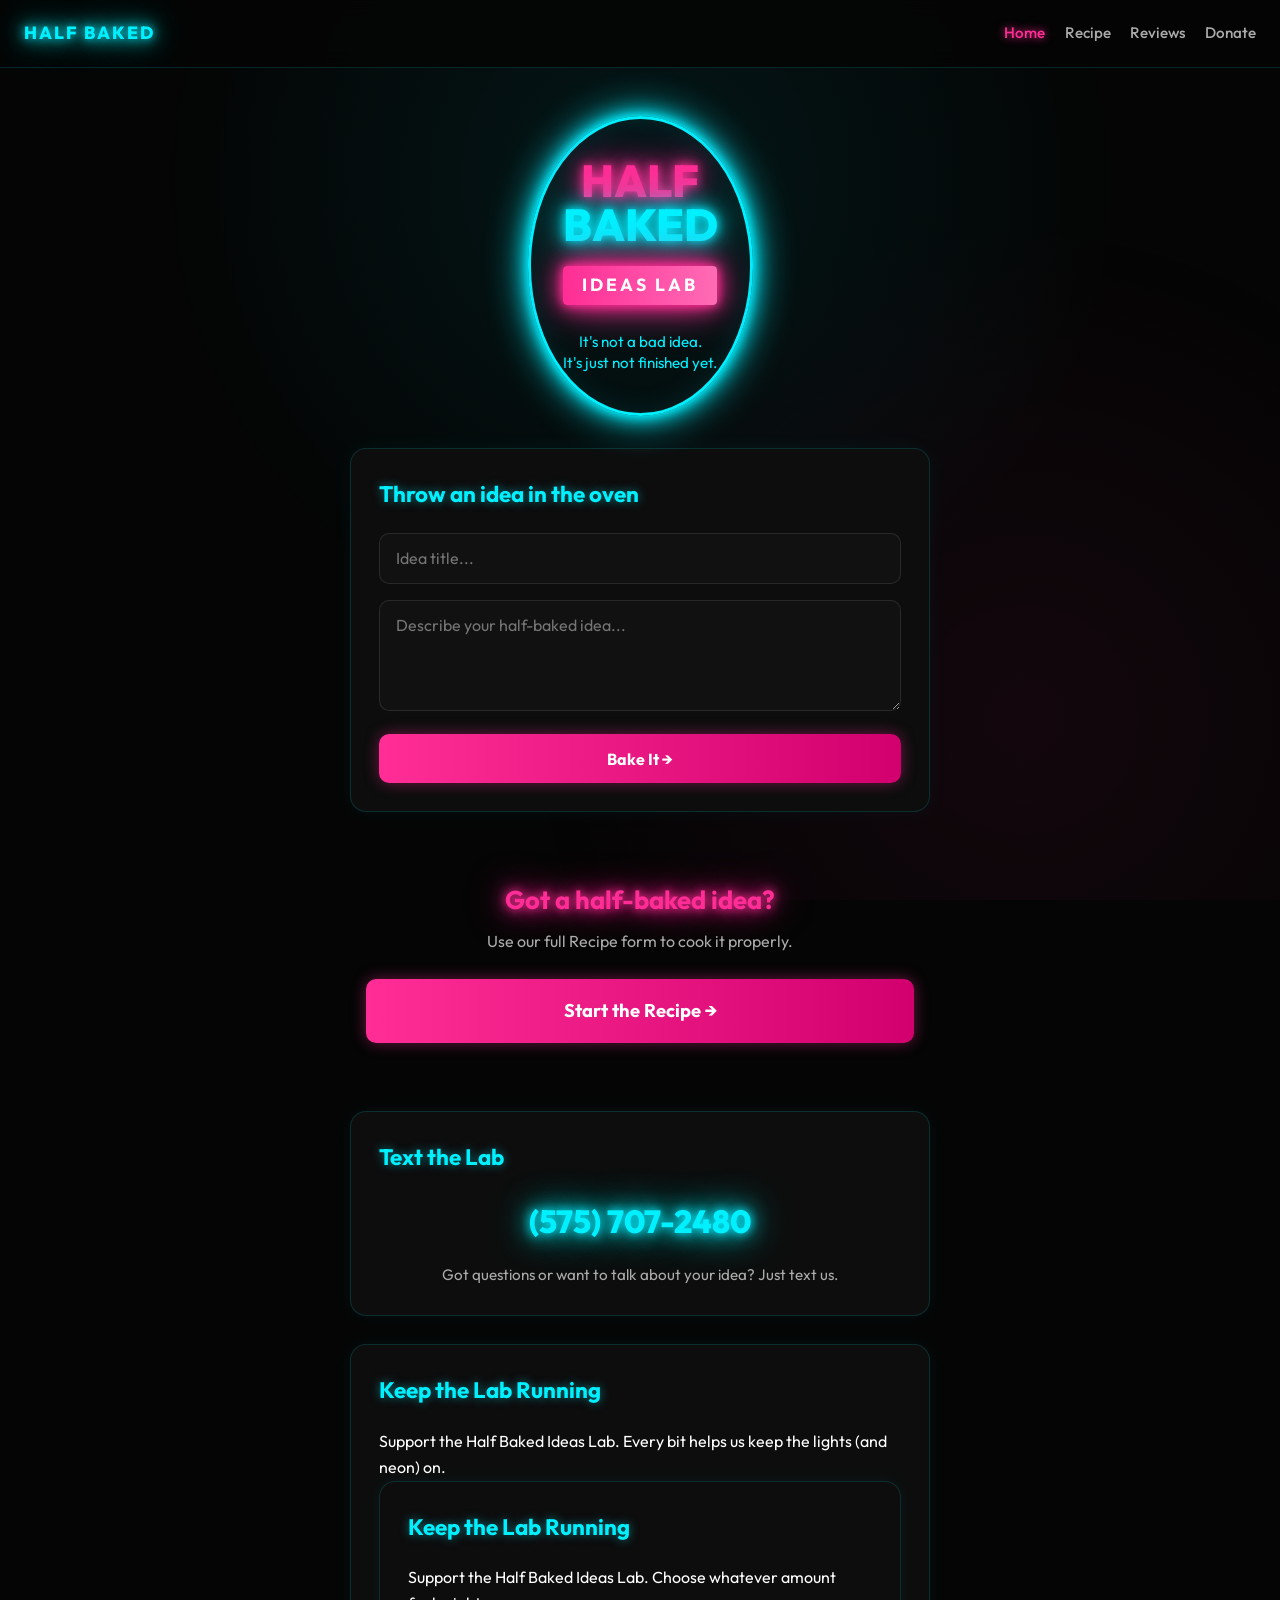
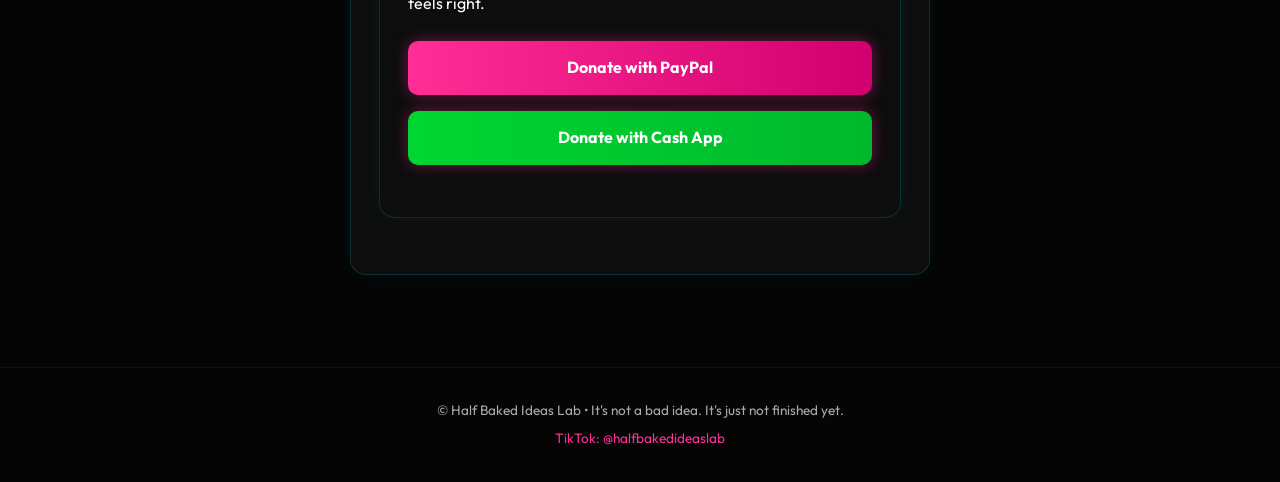
<file: index.html>
<!DOCTYPE html>
<html lang="en">
<head>
  <meta charset="UTF-8" />
  <meta name="viewport" content="width=device-width, initial-scale=1.0" />
  <title>Half Baked Ideas Lab</title>
  <link rel="stylesheet" href="styles.css" />
  <link href="https://fonts.googleapis.com/css2?family=Outfit:wght@400;500;600;700;800&display=swap" rel="stylesheet">
</head><script 
  src="https://www.paypal.com/sdk/js?client-id=BAA7O8mmez5fEtpzPFaaxgAuiGuVs0QQTghercu6gjy6aW8k8DkUUVlZ4QprNoRLd-78wp9sBpeHuEURr4&components=hosted-buttons&enable-funding=venmo&currency=USD">
</script>
<body>
  <div class="glow-bg"></div>

  <!-- Navigation -->
  <nav class="navbar">
    <div class="nav-logo">HALF BAKED</div>
    <div class="nav-links">
      <a href="index.html" class="active">Home</a>
      <a href="recipe.html">Recipe</a>
      <a href="reviews.html">Reviews</a>
      <a href="#donate">Donate</a>
    </div>
  </nav>

  <!-- Hero -->
  <header class="hero">
    <div class="neon-circle">
      <h1 class="neon-title">
        <span class="pink">HALF</span>
        <span class="cyan">BAKED</span>
      </h1>
      <div class="neon-banner">IDEAS LAB</div>
      <p class="tagline">It's not a bad idea.<br>It's just not finished yet.</p>
    </div>
  </header>

  <main>
    <!-- Quick Idea Form -->
    <section class="card">
      <h2 class="section-title">Throw an idea in the oven</h2>
      <form id="quick-form" action="thanks.html">
        <input type="text" name="title" placeholder="Idea title..." required>
        <textarea name="description" placeholder="Describe your half-baked idea..." rows="4" required></textarea>
        <button type="submit" class="btn neon-btn">Bake It →</button>
      </form>
    </section>

    <!-- Big CTA -->
    <section class="cta-section">
      <h2>Got a half-baked idea?</h2>
      <p>Use our full Recipe form to cook it properly.</p>
      <a href="recipe.html" class="btn neon-btn large">Start the Recipe →</a>
    </section>

    <!-- Contact / Text -->
    <section class="card contact-card">
      <h2 class="section-title">Text the Lab</h2>
      <p class="phone-number">
        <a href="sms:+15757072480">(575) 707-2480</a>
      </p>
      <p class="contact-note">Got questions or want to talk about your idea? Just text us.</p>
    </section>

    <!-- Donate -->
    <section id="donate" class="card donate-card">
      <h2 class="section-title">Keep the Lab Running</h2>
      <p>Support the Half Baked Ideas Lab. Every bit helps us keep the lights (and neon) on.</p>
      
      <!-- Donate -->
<section id="donate" class="card donate-card">
  <h2 class="section-title">Keep the Lab Running</h2>
  <p>Support the Half Baked Ideas Lab. Choose whatever amount feels right.</p>
  
  <div style="display: flex; flex-direction: column; gap: 1rem; margin: 1.5rem 0;">
    <a href=https://www.paypal.com/ncp/payment/73877Y96HLQ3S target="_blank" class="btn neon-btn">
      Donate with PayPal
    </a>
    
    <a href= https://cash.app/$HalfBakedIdeasLab target="_blank" class="btn neon-btn" style="background: linear-gradient(90deg, #00d632, #00b82c);">
      Donate with Cash App
    </a>
  </div>

  

      
    
    </section>
  </main>

  <footer>
    <p>© Half Baked Ideas Lab • It's not a bad idea. It's just not finished yet.</p>
    <p class="tiktok">TikTok: @halfbakedideaslab</p>
  </footer>

  <script src="app.js"></script>
</body>
</html>
</file>
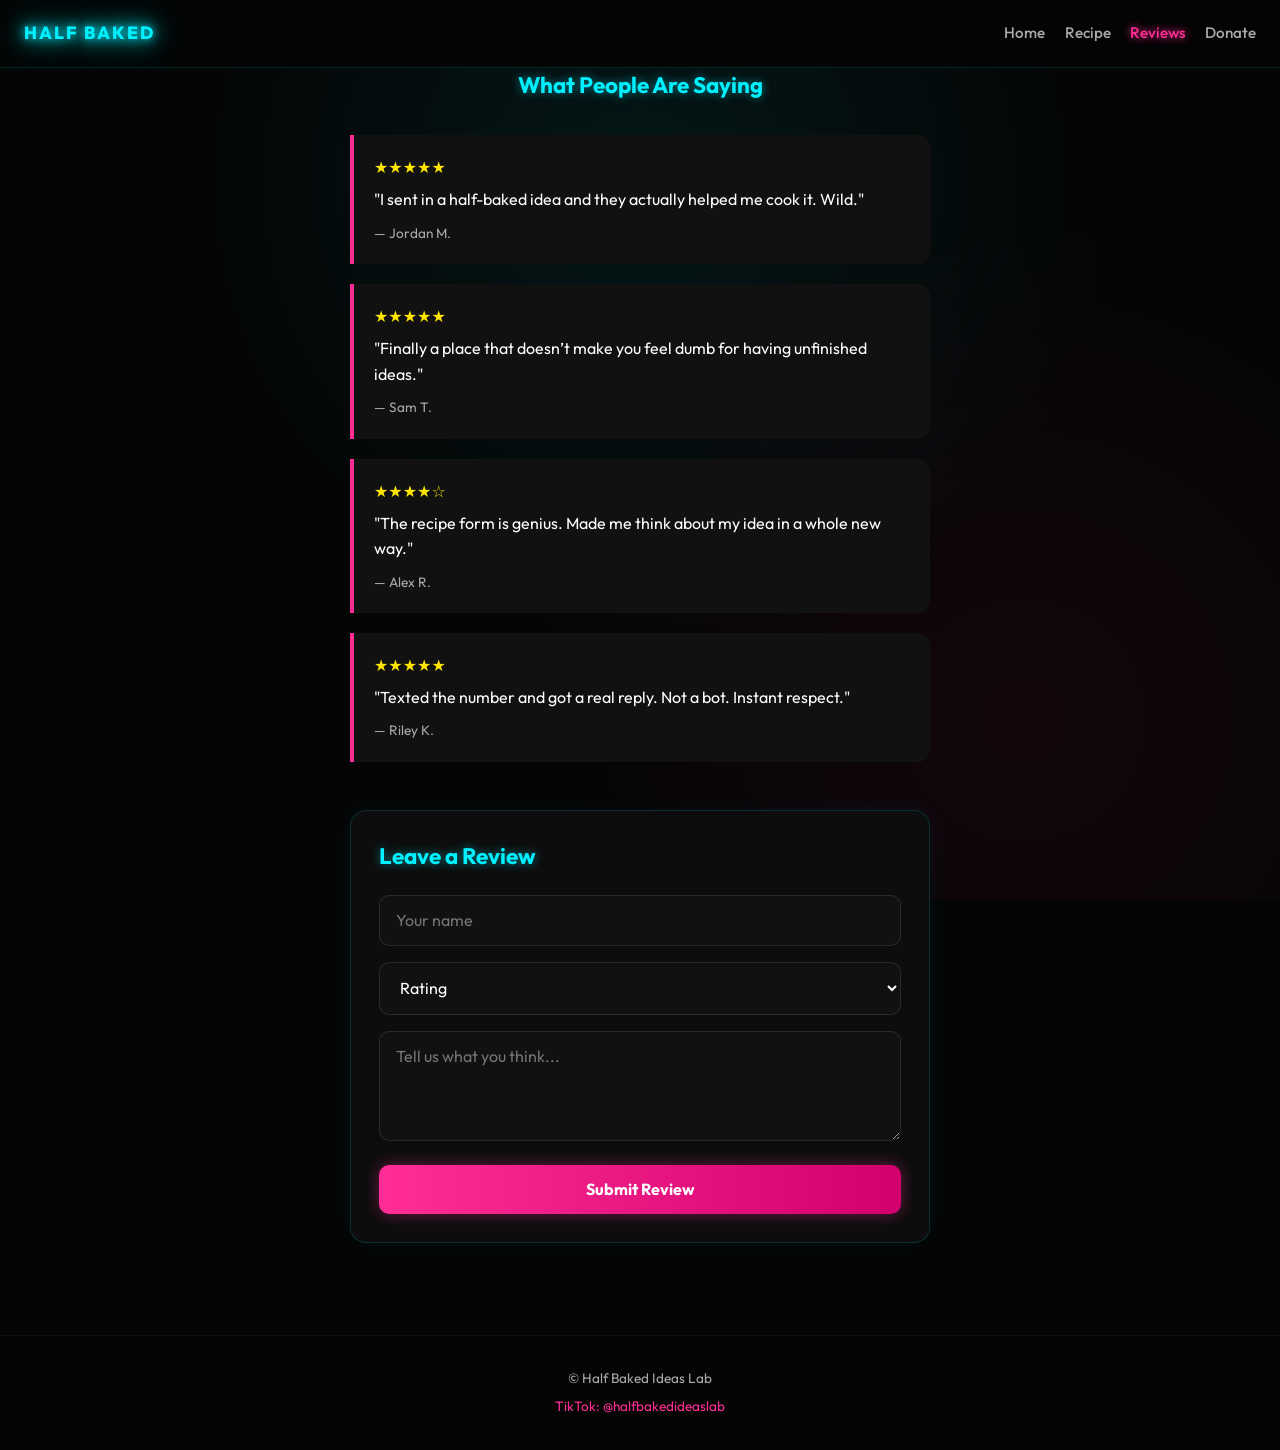
<file: reviews.html>
<!DOCTYPE html>
<html lang="en">
<head>
  <meta charset="UTF-8" />
  <meta name="viewport" content="width=device-width, initial-scale=1.0" />
  <title>Reviews – Half Baked Ideas Lab</title>
  <link rel="stylesheet" href="styles.css" />
  <link href="https://fonts.googleapis.com/css2?family=Outfit:wght@400;500;600;700;800&display=swap" rel="stylesheet">
</head>
<body>
  <div class="glow-bg"></div>

  <nav class="navbar">
    <div class="nav-logo">HALF BAKED</div>
    <div class="nav-links">
      <a href="index.html">Home</a>
      <a href="recipe.html">Recipe</a>
      <a href="reviews.html" class="active">Reviews</a>
      <a href="index.html#donate">Donate</a>
    </div>
  </nav>

  <main>
    <h1 class="section-title" style="text-align:center; margin-bottom:2rem;">What People Are Saying</h1>

    <div class="review-card">
      <div class="stars">★★★★★</div>
      <p>"I sent in a half-baked idea and they actually helped me cook it. Wild."</p>
      <div class="author">— Jordan M.</div>
    </div>

    <div class="review-card">
      <div class="stars">★★★★★</div>
      <p>"Finally a place that doesn’t make you feel dumb for having unfinished ideas."</p>
      <div class="author">— Sam T.</div>
    </div>

    <div class="review-card">
      <div class="stars">★★★★☆</div>
      <p>"The recipe form is genius. Made me think about my idea in a whole new way."</p>
      <div class="author">— Alex R.</div>
    </div>

    <div class="review-card">
      <div class="stars">★★★★★</div>
      <p>"Texted the number and got a real reply. Not a bot. Instant respect."</p>
      <div class="author">— Riley K.</div>
    </div>

    <!-- Leave a Review -->
    <section class="card" style="margin-top:3rem;">
      <h2 class="section-title">Leave a Review</h2>
      <form id="review-form">
        <input type="text" id="reviewer-name" placeholder="Your name" required>
        <select id="rating" required>
          <option value="">Rating</option>
          <option value="5">★★★★★ (5)</option>
          <option value="4">★★★★☆ (4)</option>
          <option value="3">★★★☆☆ (3)</option>
          <option value="2">★★☆☆☆ (2)</option>
          <option value="1">★☆☆☆☆ (1)</option>
        </select>
        <textarea id="review-text" rows="4" placeholder="Tell us what you think..." required></textarea>
        <button type="submit" class="btn neon-btn">Submit Review</button>
      </form>
    </section>
  </main>

  <footer>
    <p>© Half Baked Ideas Lab</p>
    <p class="tiktok">TikTok: @halfbakedideaslab</p>
  </footer>

  <script>
    document.getElementById('review-form').addEventListener('submit', function(e) {
      e.preventDefault();
      const name = document.getElementById('reviewer-name').value;
      const rating = document.getElementById('rating').value;
      const text = document.getElementById('review-text').value;

      const subject = encodeURIComponent("New Review for Half Baked Ideas Lab");
      const body = encodeURIComponent(`Name: ${name}\nRating: \( {rating} stars\n\nReview:\n \){text}`);

      window.location.href = `mailto:Halfbakedideaslab0@gmail.com?subject=\( {subject}&body= \){body}`;
      
      setTimeout(() => {
        window.location.href = "thanks.html";
      }, 800);
    });
  </script>
</body>
</html>
</file>
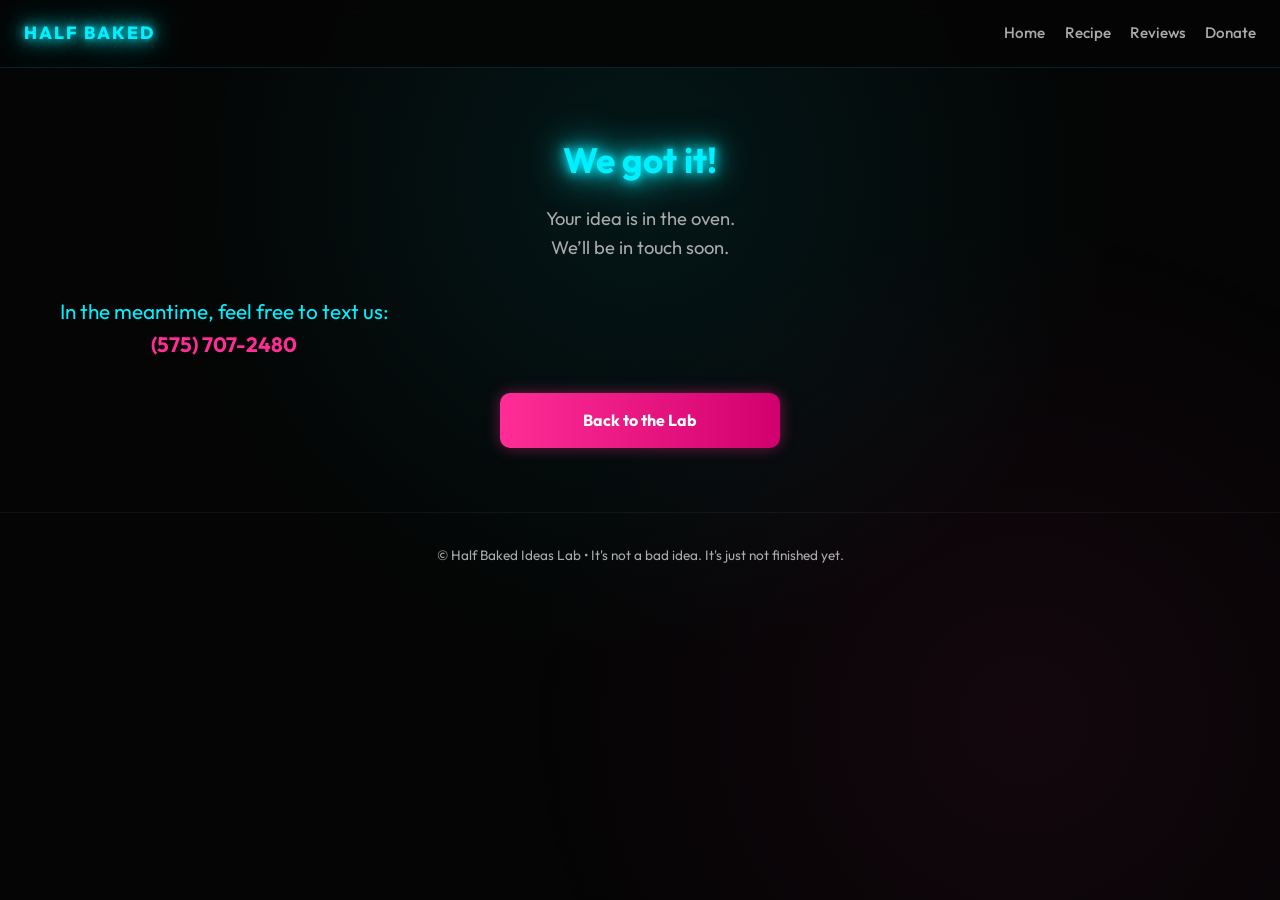
<file: thanks.html>
<!DOCTYPE html>
<html lang="en">
<head>
  <meta charset="UTF-8" />
  <meta name="viewport" content="width=device-width, initial-scale=1.0" />
  <title>We'll Be In Touch – Half Baked Ideas Lab</title>
  <link rel="stylesheet" href="styles.css" />
  <link href="https://fonts.googleapis.com/css2?family=Outfit:wght@400;500;600;700;800&display=swap" rel="stylesheet">
</head>
<body>
  <div class="glow-bg"></div>

  <nav class="navbar">
    <div class="nav-logo">HALF BAKED</div>
    <div class="nav-links">
      <a href="index.html">Home</a>
      <a href="recipe.html">Recipe</a>
      <a href="reviews.html">Reviews</a>
      <a href="index.html#donate">Donate</a>
    </div>
  </nav>

  <div class="thanks-container">
    <h1>We got it!</h1>
    <p>Your idea is in the oven.<br>We’ll be in touch soon.</p>
    
    <p style="color: var(--cyan); font-size: 1.3rem; margin: 2rem 0;">
      In the meantime, feel free to text us:<br>
      <a href="sms:+15757072480" style="color: var(--pink); text-decoration: none; font-weight: 700;">(575) 707-2480</a>
    </p>

    <a href="index.html" class="btn neon-btn" style="max-width: 280px; margin: 0 auto;">Back to the Lab</a>
  </div>

  <footer>
    <p>© Half Baked Ideas Lab • It's not a bad idea. It's just not finished yet.</p>
  </footer>
</body>
</html>
</file>
<file: styles.css>
/* ===== HALF BAKED IDEAS LAB - NEON STYLES ===== */
:root {
  --bg: #050505;
  --card: #0d0d0d;
  --cyan: #00f0ff;
  --pink: #ff2d95;
  --pink-dark: #d1006e;
  --yellow: #ffe600;
  --text: #ffffff;
  --muted: #aaaaaa;
  --glow-cyan: 0 0 10px #00f0ff, 0 0 20px #00f0ff, 0 0 40px #00f0ff;
  --glow-pink: 0 0 10px #ff2d95, 0 0 20px #ff2d95, 0 0 40px #ff2d95;
}

* {
  margin: 0;
  padding: 0;
  box-sizing: border-box;
}

body {
  font-family: 'Outfit', system-ui, sans-serif;
  background: var(--bg);
  color: var(--text);
  line-height: 1.6;
  min-height: 100vh;
  overflow-x: hidden;
}

.glow-bg {
  position: fixed;
  top: 0;
  left: 0;
  width: 100%;
  height: 100%;
  background: radial-gradient(circle at 50% 20%, rgba(0, 240, 255, 0.08), transparent 50%),
              radial-gradient(circle at 80% 80%, rgba(255, 45, 149, 0.06), transparent 40%);
  pointer-events: none;
  z-index: -1;
}

/* Navigation */
.navbar {
  display: flex;
  justify-content: space-between;
  align-items: center;
  padding: 1.2rem 1.5rem;
  position: sticky;
  top: 0;
  background: rgba(5, 5, 5, 0.9);
  backdrop-filter: blur(10px);
  border-bottom: 1px solid rgba(0, 240, 255, 0.15);
  z-index: 100;
}

.nav-logo {
  font-weight: 800;
  font-size: 1.1rem;
  letter-spacing: 2px;
  color: var(--cyan);
  text-shadow: var(--glow-cyan);
}

.nav-links {
  display: flex;
  gap: 1.2rem;
}

.nav-links a {
  color: var(--muted);
  text-decoration: none;
  font-size: 0.95rem;
  font-weight: 500;
  transition: 0.2s;
}

.nav-links a:hover,
.nav-links a.active {
  color: var(--pink);
  text-shadow: 0 0 8px var(--pink);
}

/* Hero */
.hero {
  text-align: center;
  padding: 3rem 1.5rem 2rem;
}

.neon-circle {
  display: inline-block;
  border: 3px solid var(--cyan);
  border-radius: 50%;
  padding: 2.5rem 2rem;
  box-shadow: var(--glow-cyan), inset 0 0 30px rgba(0, 240, 255, 0.1);
  max-width: 340px;
}

.neon-title {
  font-size: 2.8rem;
  font-weight: 800;
  line-height: 1;
  margin-bottom: 0.3rem;
}

.neon-title .pink {
  color: var(--pink);
  text-shadow: var(--glow-pink);
  display: block;
}

.neon-title .cyan {
  color: var(--cyan);
  text-shadow: var(--glow-cyan);
  display: block;
}

.neon-banner {
  background: linear-gradient(90deg, var(--pink), #ff6bb5);
  color: white;
  font-weight: 700;
  font-size: 1.1rem;
  letter-spacing: 3px;
  padding: 0.35rem 1.2rem;
  border-radius: 4px;
  display: inline-block;
  margin: 0.8rem 0;
  box-shadow: var(--glow-pink);
}

.tagline {
  color: var(--cyan);
  font-size: 0.95rem;
  margin-top: 0.8rem;
  line-height: 1.4;
}

/* Cards & Sections */
main {
  max-width: 620px;
  margin: 0 auto;
  padding: 0 1.25rem 4rem;
}

.card {
  background: var(--card);
  border: 1px solid rgba(0, 240, 255, 0.15);
  border-radius: 16px;
  padding: 1.75rem;
  margin-bottom: 1.75rem;
  box-shadow: 0 0 20px rgba(0, 240, 255, 0.05);
}

.section-title {
  font-size: 1.4rem;
  font-weight: 700;
  margin-bottom: 1.25rem;
  color: var(--cyan);
  text-shadow: 0 0 10px rgba(0, 240, 255, 0.5);
}

/* Forms */
input[type="text"],
input[type="email"],
textarea,
select {
  width: 100%;
  background: #111;
  border: 1px solid rgba(255, 255, 255, 0.1);
  border-radius: 10px;
  padding: 0.9rem 1rem;
  color: white;
  font-family: inherit;
  font-size: 1rem;
  margin-bottom: 1rem;
  transition: border-color 0.2s, box-shadow 0.2s;
}

input:focus,
textarea:focus,
select:focus {
  outline: none;
  border-color: var(--cyan);
  box-shadow: 0 0 0 3px rgba(0, 240, 255, 0.15);
}

textarea {
  resize: vertical;
  min-height: 100px;
}

/* Buttons */
.btn {
  display: inline-flex;
  align-items: center;
  justify-content: center;
  padding: 0.9rem 1.8rem;
  border-radius: 10px;
  font-weight: 700;
  font-size: 1rem;
  border: none;
  cursor: pointer;
  font-family: inherit;
  transition: all 0.2s;
  text-decoration: none;
}

.neon-btn {
  background: linear-gradient(90deg, var(--pink), var(--pink-dark));
  color: white;
  box-shadow: 0 0 15px rgba(255, 45, 149, 0.4);
  width: 100%;
}

.neon-btn:hover {
  transform: translateY(-2px);
  box-shadow: 0 0 25px rgba(255, 45, 149, 0.6);
}

.neon-btn.large {
  padding: 1.1rem 2rem;
  font-size: 1.15rem;
}

/* CTA Section */
.cta-section {
  text-align: center;
  padding: 2.5rem 1rem;
  margin-bottom: 1.75rem;
}

.cta-section h2 {
  font-size: 1.6rem;
  margin-bottom: 0.5rem;
  color: var(--pink);
  text-shadow: var(--glow-pink);
}

.cta-section p {
  color: var(--muted);
  margin-bottom: 1.5rem;
}

/* Contact */
.phone-number {
  font-size: 2rem;
  font-weight: 800;
  text-align: center;
  margin: 1rem 0;
}

.phone-number a {
  color: var(--cyan);
  text-decoration: none;
  text-shadow: var(--glow-cyan);
}

.contact-note {
  text-align: center;
  color: var(--muted);
  font-size: 0.95rem;
}

/* Donate */
.donation-options {
  display: flex;
  flex-wrap: wrap;
  gap: 0.75rem;
  justify-content: center;
  margin: 1.5rem 0 1rem;
}

.donate-btn {
  background: #111;
  border: 2px solid var(--cyan);
  color: var(--cyan);
  font-weight: 700;
  font-size: 1.1rem;
  padding: 0.7rem 1.3rem;
  border-radius: 12px;
  cursor: pointer;
  transition: all 0.2s;
  font-family: inherit;
  min-width: 70px;
}

.donate-btn:hover,
.donate-btn.selected {
  background: var(--cyan);
  color: #000;
  box-shadow: var(--glow-cyan);
}

.donate-note {
  text-align: center;
  color: var(--muted);
  font-size: 0.9rem;
  margin-bottom: 0.5rem;
}

.donate-email {
  text-align: center;
  font-size: 0.9rem;
  color: var(--muted);
}

.donate-email a {
  color: var(--pink);
}

/* Footer */
footer {
  text-align: center;
  padding: 2rem 1rem;
  color: var(--muted);
  font-size: 0.85rem;
  border-top: 1px solid rgba(255, 255, 255, 0.05);
}

.tiktok {
  margin-top: 0.4rem;
  color: var(--pink);
}

/* ===== RECIPE PAGE SPECIFIC ===== */
.recipe-header {
  text-align: center;
  margin-bottom: 2rem;
}

.recipe-header h1 {
  font-size: 1.8rem;
  color: var(--cyan);
  text-shadow: var(--glow-cyan);
  margin-bottom: 0.5rem;
}

.recipe-section {
  margin-bottom: 1.75rem;
}

.recipe-section label {
  display: block;
  font-weight: 700;
  font-size: 1.05rem;
  margin-bottom: 0.5rem;
  color: var(--pink);
}

.recipe-section .hint {
  font-size: 0.9rem;
  color: var(--muted);
  margin-bottom: 0.6rem;
}

/* ===== REVIEWS PAGE ===== */
.review-card {
  background: #111;
  border-left: 4px solid var(--pink);
  padding: 1.25rem;
  border-radius: 0 12px 12px 0;
  margin-bottom: 1.25rem;
}

.review-card .stars {
  color: var(--yellow);
  margin-bottom: 0.4rem;
}

.review-card .author {
  font-size: 0.85rem;
  color: var(--muted);
  margin-top: 0.6rem;
}

/* ===== THANKS PAGE ===== */
.thanks-container {
  text-align: center;
  padding: 4rem 1.5rem;
}

.thanks-container h1 {
  font-size: 2.2rem;
  color: var(--cyan);
  text-shadow: var(--glow-cyan);
  margin-bottom: 1rem;
}

.thanks-container p {
  color: var(--muted);
  font-size: 1.15rem;
  margin-bottom: 2rem;
  max-width: 400px;
  margin-left: auto;
  margin-right: auto;
}

/* Responsive */
@media (max-width: 480px) {
  .neon-title {
    font-size: 2.2rem;
  }
  
  .nav-links {
    gap: 0.8rem;
  }
  
  .nav-links a {
    font-size: 0.85rem;
  }
}
</file>
